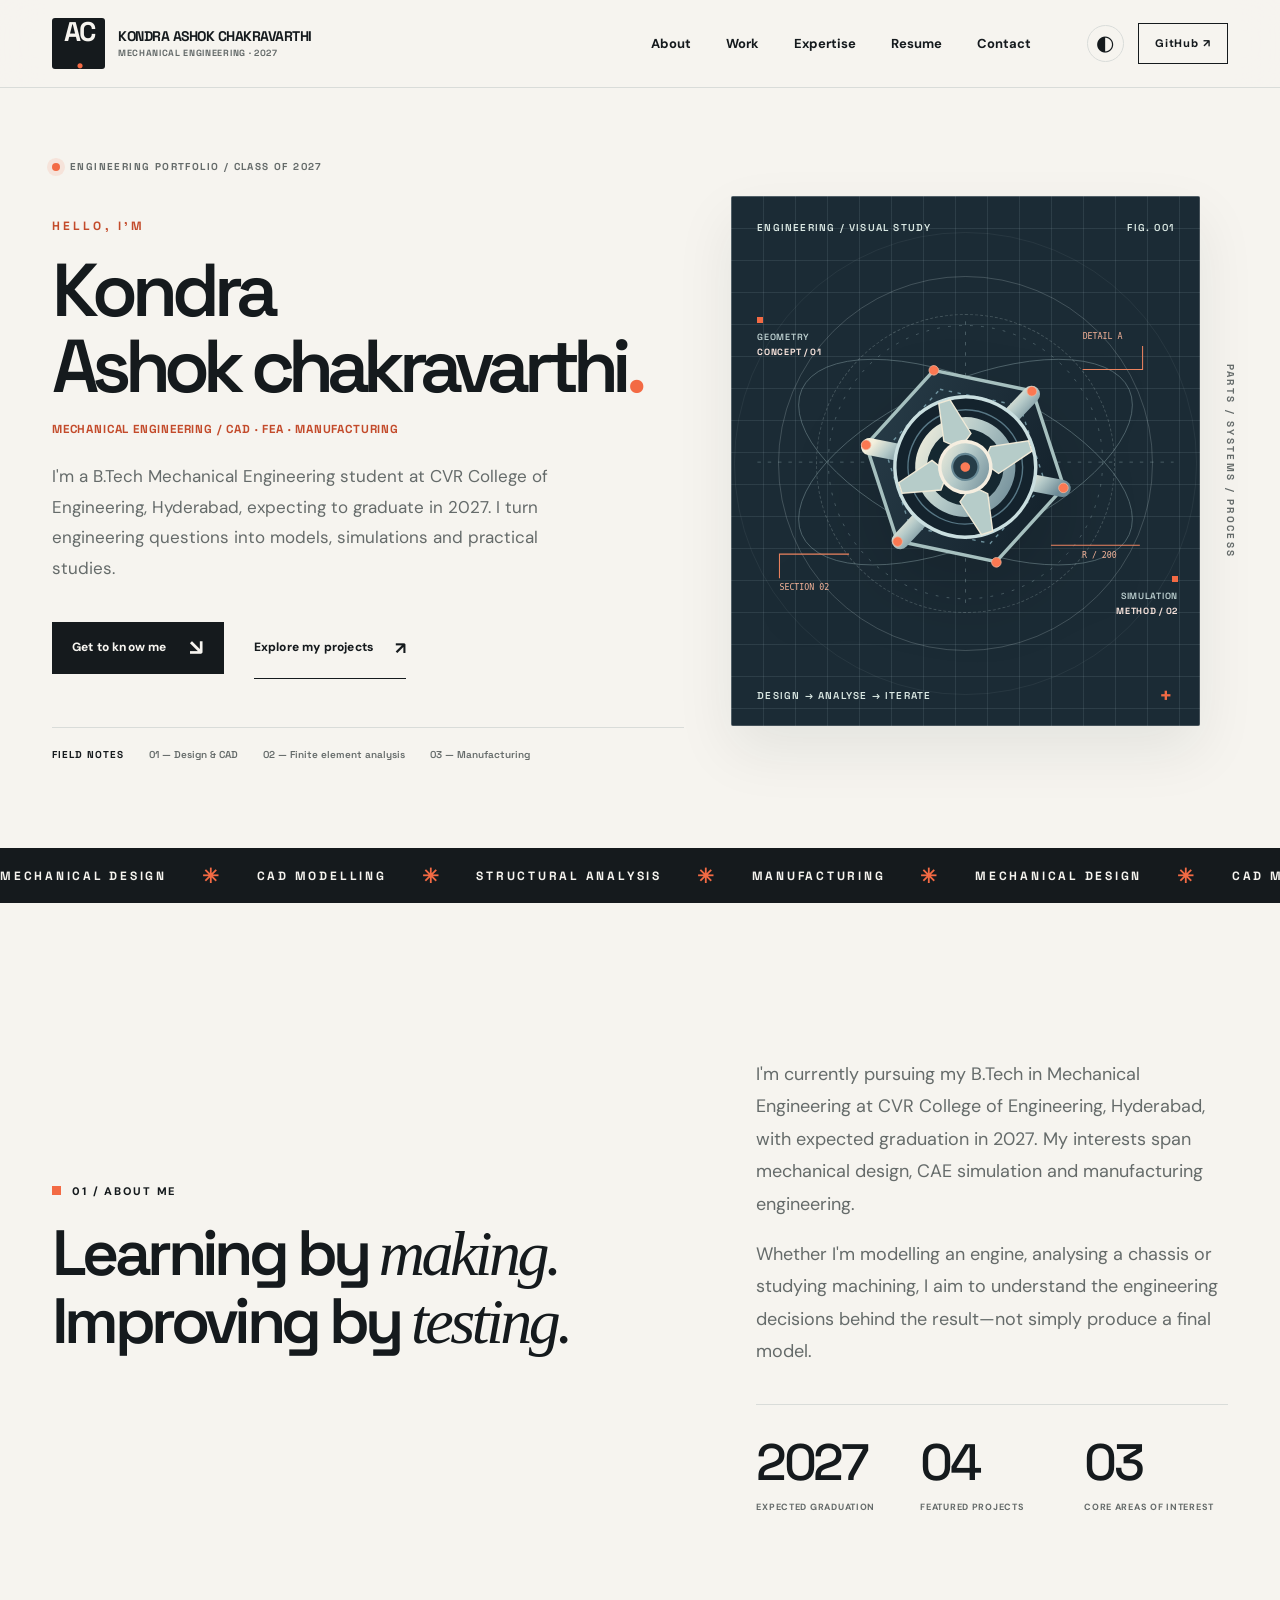
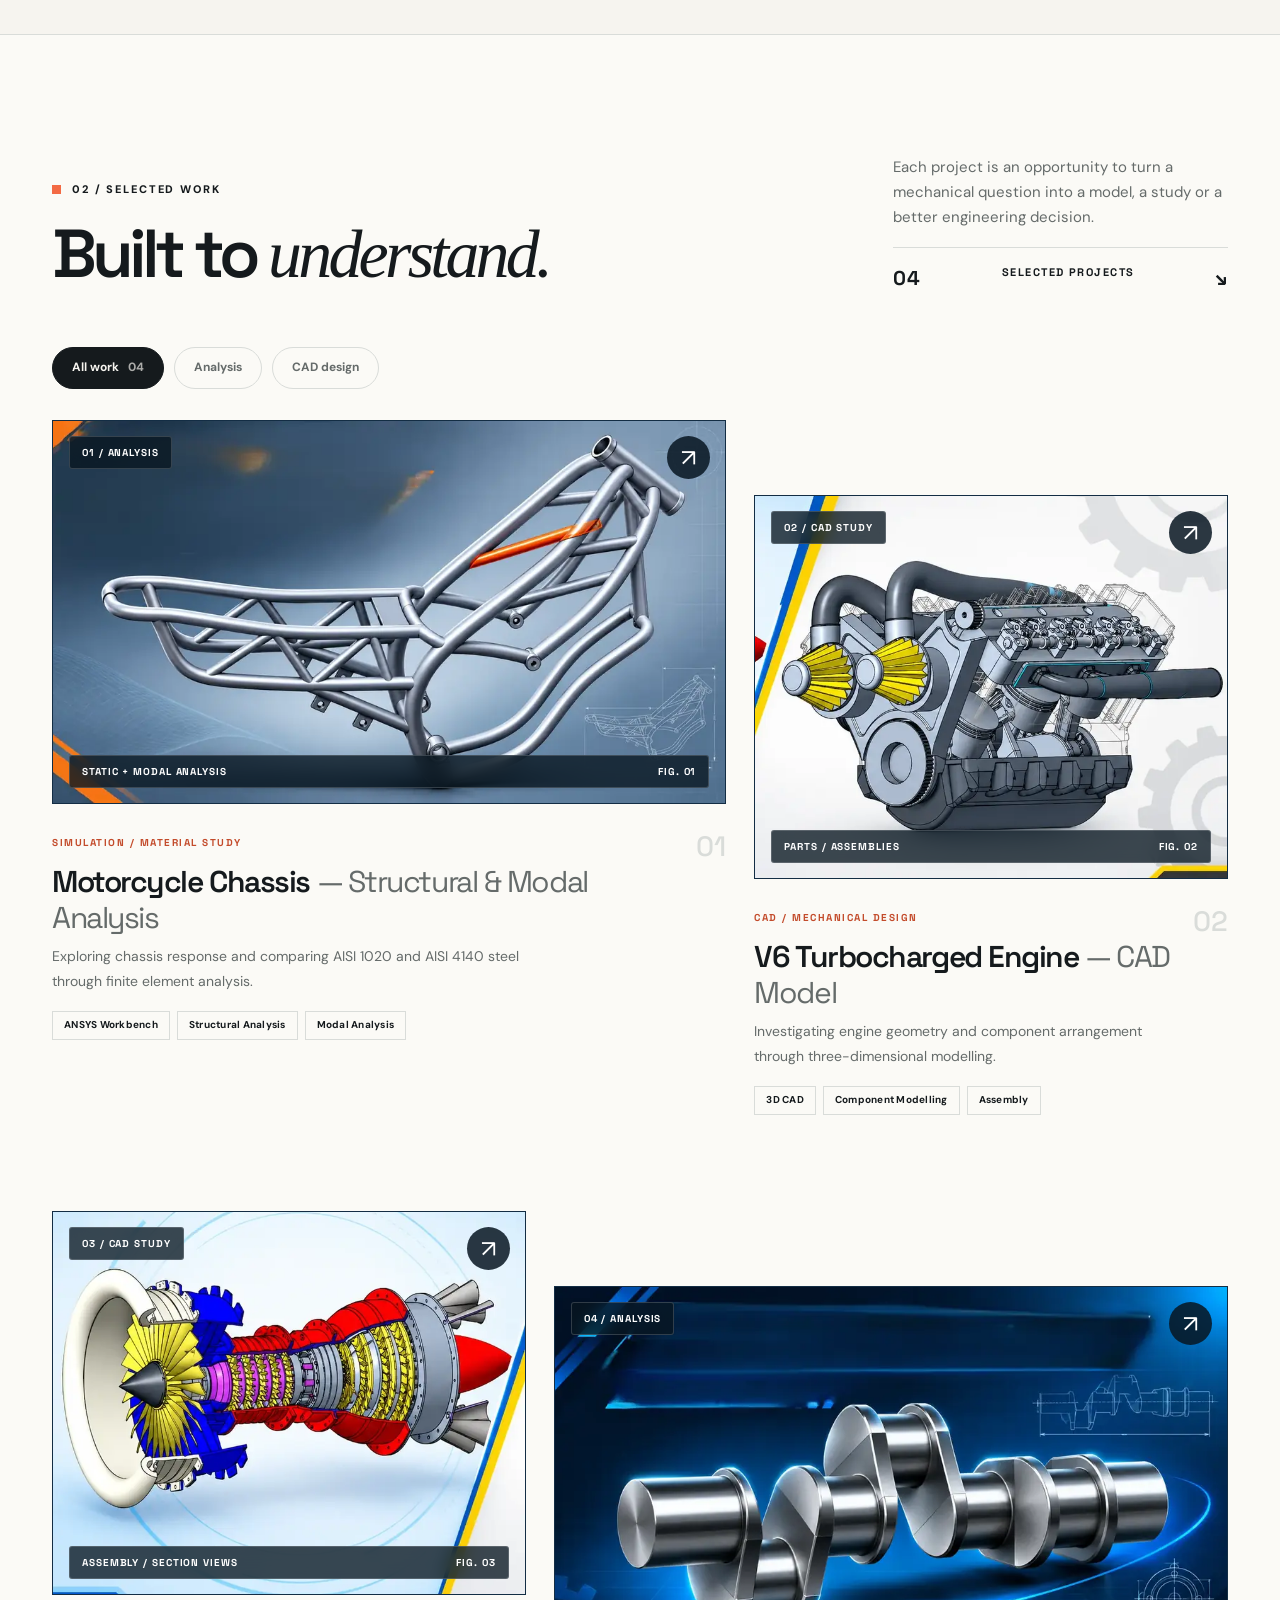
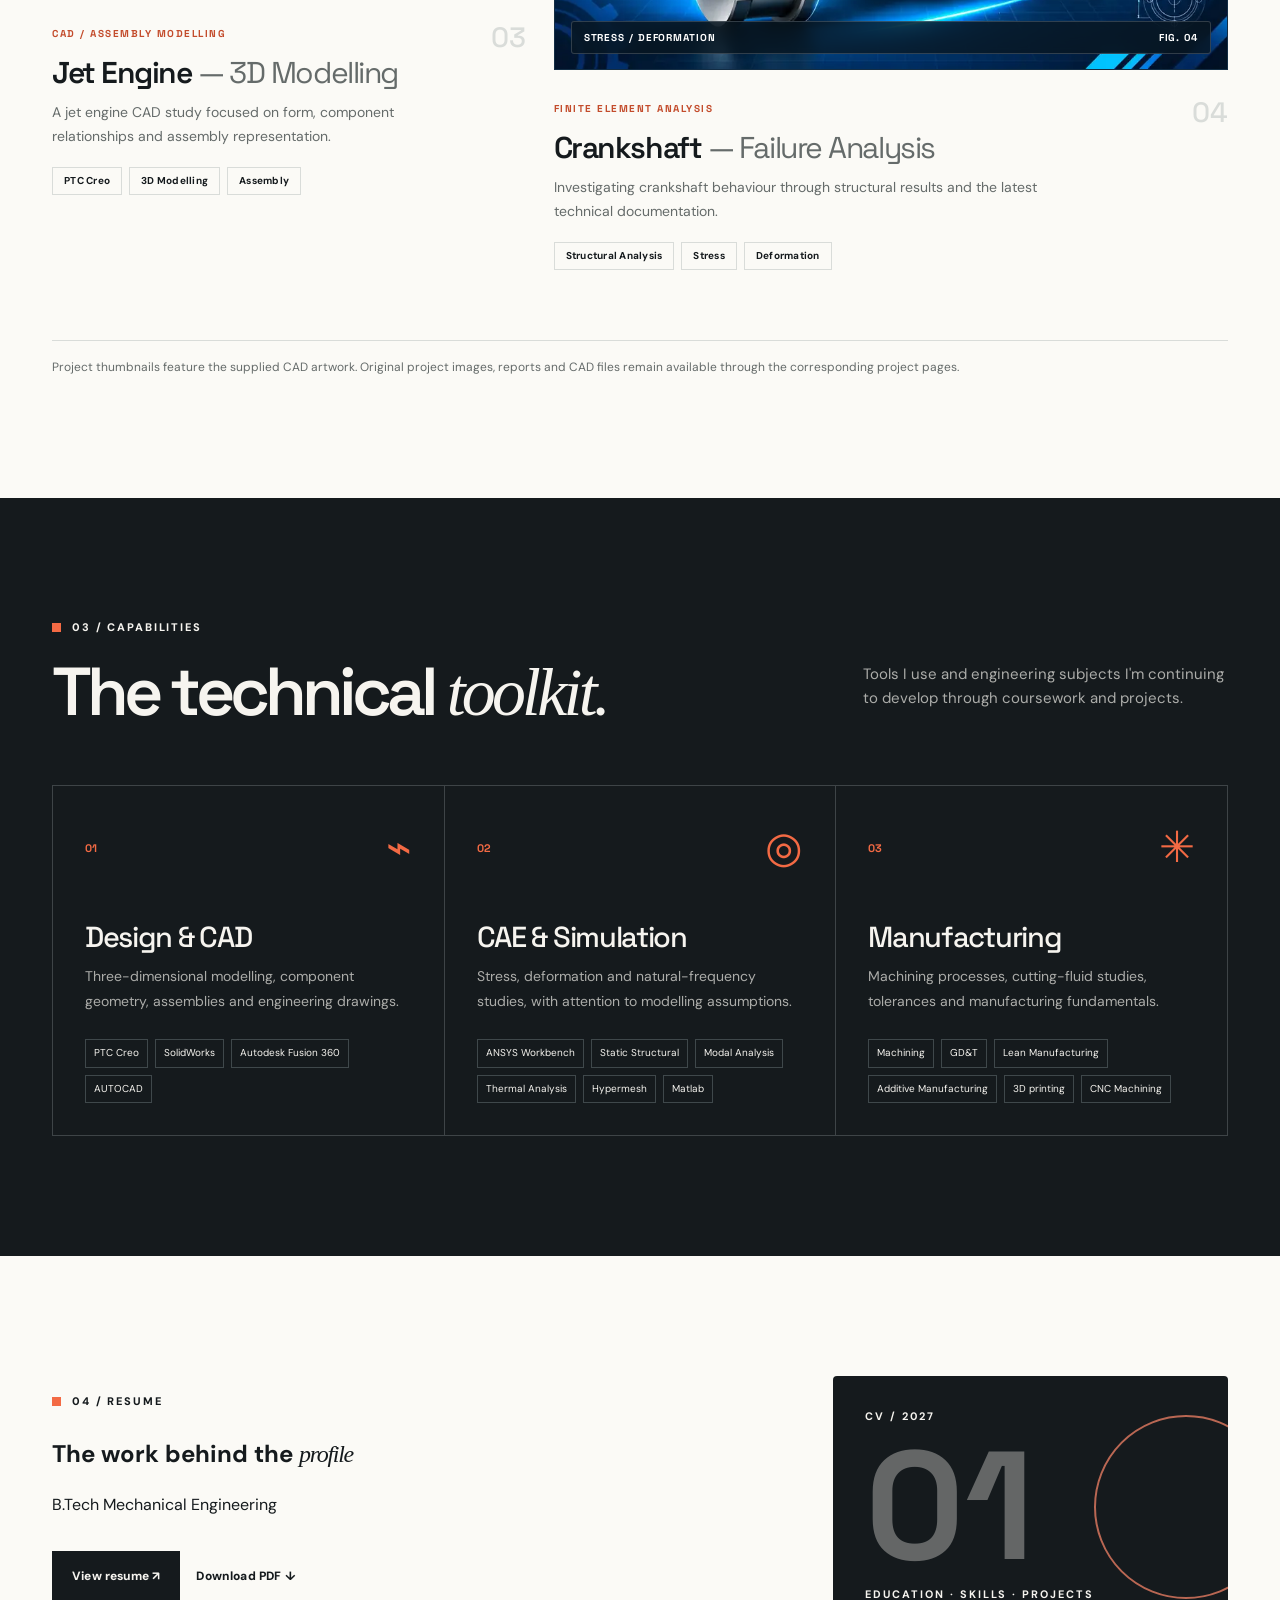
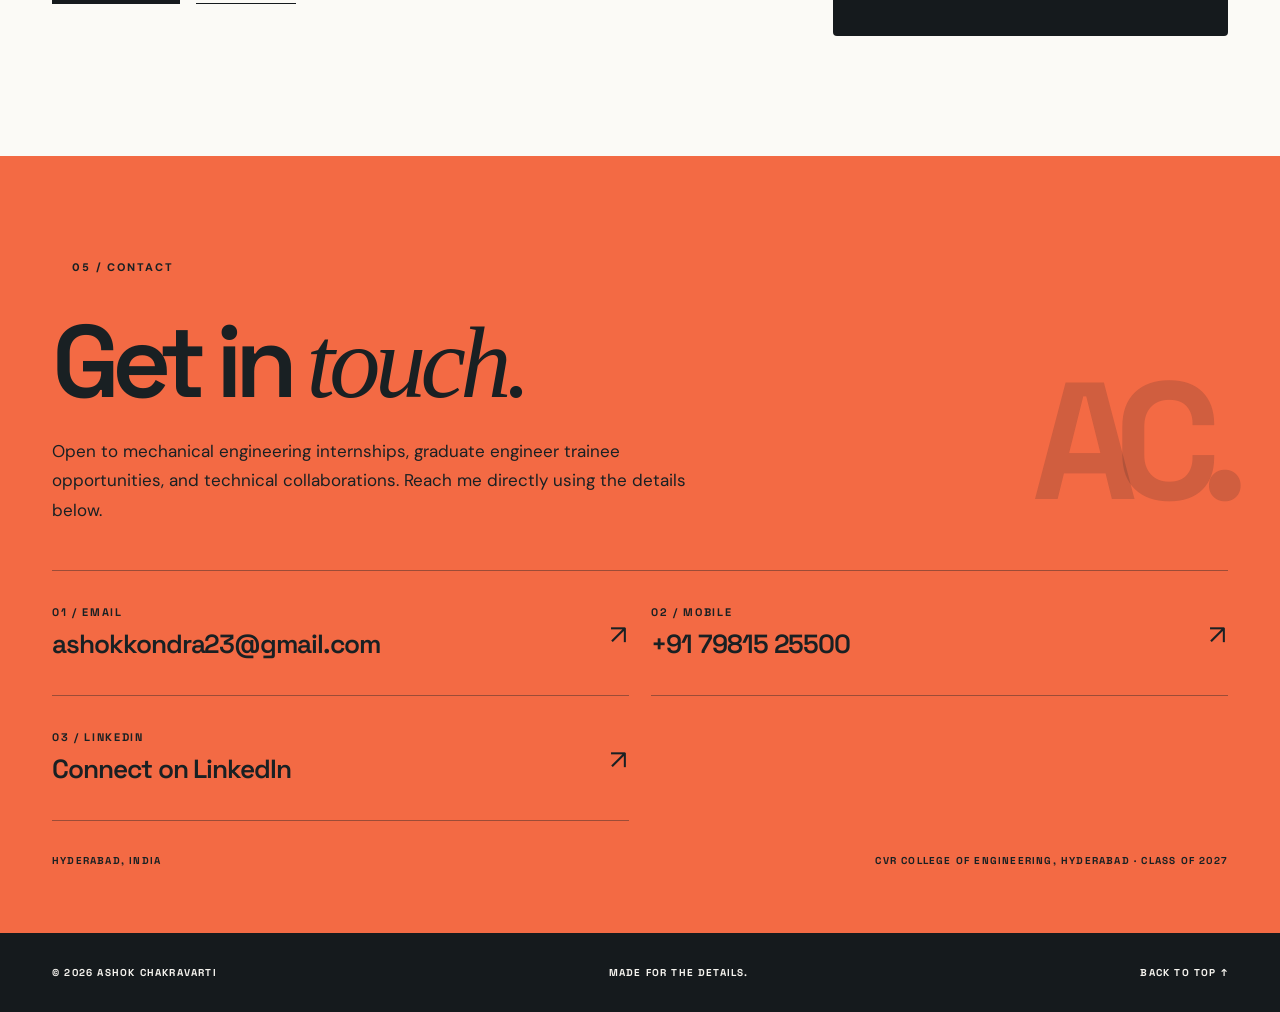
<file: index.html>
<!doctype html>
<html lang="en">
<head>
  <meta charset="utf-8">
  <meta name="viewport" content="width=device-width,initial-scale=1">
  <meta name="theme-color" content="#f6f4ef">
  <meta name="description" content="Engineering portfolio of Ashok Chakravarti — CAD modelling, structural analysis and mechanical design. B.Tech Mechanical Engineering student, graduating in 2027.">
  <title>Ashok Chakravarti — Mechanical Design & Analysis</title>
  <link rel="icon" href="assets/favicon.svg" type="image/svg+xml">
  <link rel="preconnect" href="https://fonts.googleapis.com">
  <link rel="preconnect" href="https://fonts.gstatic.com" crossorigin>
  <link href="https://fonts.googleapis.com/css2?family=DM+Sans:wght@400;500;600;700&family=Space+Grotesk:wght@400;500;600;700&display=swap" rel="stylesheet">
  <link rel="stylesheet" href="style.css">
  <script src="script.js" defer></script>
  <script src="cms-content.js" defer></script>
</head>
<body>
  <a class="skip-link" href="#main">Skip to content</a>
  <div class="scroll-progress" aria-hidden="true"></div>
  <header class="site-header" id="top">
    <div class="shell navbar">
      <a href="index.html#main" class="brand" aria-label="Ashok Chakravarti — portfolio homepage"><span class="brand-monogram" aria-hidden="true">AC<span class="brand-dot">.</span></span><span class="brand-identity"><strong class="brand-name" id="brand-name">ASHOK CHAKRAVARTI</strong><span class="brand-title" id="brand-title">MECHANICAL ENGINEERING · 2027</span></span></a>
      <nav class="main-nav" id="primary-nav" aria-label="Main navigation">
        <a href="#about">About</a><a href="#work">Work</a><a href="#capabilities">Expertise</a><a href="#resume">Resume</a><a href="#contact">Contact</a>
      </nav>
      <div class="nav-utilities">
        <button class="theme-toggle" type="button" aria-label="Switch to dark mode" title="Toggle theme"><span class="theme-icon" aria-hidden="true">◐</span></button>
        <a href="https://github.com/Ashokkondra" class="nav-github" id="github-profile-link" target="_blank" rel="noopener noreferrer" aria-label="GitHub profile"><span class="github-label">GitHub</span><span class="github-short" aria-hidden="true">GH</span> <span aria-hidden="true">↗</span></a>
        <button class="menu-toggle" type="button" aria-label="Open menu" aria-controls="primary-nav" aria-expanded="false"><span></span><span></span></button>
      </div>
    </div>
  </header>
  <main id="main">
    <section class="hero shell" aria-labelledby="hero-title">
      <div class="hero-left">
        <div class="status-line" id="hero-status"><span class="status-pulse" aria-hidden="true"></span> ENGINEERING PORTFOLIO / CLASS OF 2027</div>
        <div class="hero-pretitle">HELLO, I'M</div>
        <h1 id="hero-title"><span class="hero-first-name" id="first-name">Ashok</span><br><span class="hero-last-name" id="last-name">Chakravarti<span class="hero-fullstop">.</span></span></h1>
        <p class="hero-role" id="hero-role">MECHANICAL ENGINEERING <span aria-hidden="true">/</span> CAD · FEA · MANUFACTURING</p>
        <p class="hero-summary" id="hero-summary">I'm a B.Tech Mechanical Engineering student at CVR College of Engineering, Hyderabad, expecting to graduate in 2027. I turn engineering questions into models, simulations and practical studies.</p>
        <div class="hero-buttons"><a class="button button-primary" href="#about">Get to know me <span aria-hidden="true">↘</span></a><a href="#work" class="button button-text">Explore my projects <span aria-hidden="true">↗</span></a></div>
        <div class="hero-bottom"><span class="hero-bottom-label">FIELD NOTES</span><span>01 — Design & CAD</span><span>02 — Finite element analysis</span><span>03 — Manufacturing</span></div>
      </div>
      <div class="hero-right" aria-label="Stylized technical illustration of mechanical engineering components">
        <div class="technical-card">
          <div class="technical-header"><span>ENGINEERING / VISUAL STUDY</span><span>FIG. 001</span></div>
          <div class="technical-illustration"><div class="technical-halo"></div><img src="assets/hero-mechanism.svg" alt="Illustrative technical drawing of an engineered rotating mechanism"></div>
          <div class="technical-note technical-note-a"><span class="note-dot"></span>GEOMETRY<br><strong>CONCEPT / 01</strong></div>
          <div class="technical-note technical-note-b"><span class="note-dot"></span>SIMULATION<br><strong>METHOD / 02</strong></div>
          <div class="technical-footer"><span>DESIGN → ANALYSE → ITERATE</span><span class="cross-mark">+</span></div>
        </div>
        <div class="hero-vertical">PARTS / SYSTEMS / PROCESS</div>
      </div>
    </section>
    <div class="ticker-outer" aria-hidden="true"><div class="ticker-track"><span>MECHANICAL DESIGN</span><i>✳</i><span>CAD MODELLING</span><i>✳</i><span>STRUCTURAL ANALYSIS</span><i>✳</i><span>MANUFACTURING</span><i>✳</i><span>MECHANICAL DESIGN</span><i>✳</i><span>CAD MODELLING</span><i>✳</i><span>STRUCTURAL ANALYSIS</span><i>✳</i><span>MANUFACTURING</span><i>✳</i></div></div>

    <section class="about-section section-pad" id="about"><div class="shell about-layout"><div class="about-lead reveal"><div class="eyebrow"><span class="square-mark"></span> 01 / ABOUT ME</div><h2>Learning by <span class="ital">making.</span><br>Improving by <span class="ital">testing.</span></h2></div><div class="about-copy reveal"><p id="about-para-one">I'm currently pursuing my <strong>B.Tech in Mechanical Engineering</strong> at <strong>CVR College of Engineering, Hyderabad</strong>, with expected graduation in <strong>2027</strong>. My interests span mechanical design, CAE simulation and manufacturing engineering.</p><p id="about-para-two">Whether I'm modelling an engine, analysing a chassis or studying machining, I aim to understand the engineering decisions behind the result—not simply produce a final model.</p><div class="about-labels"><div><b id="about-year">2027</b><span>EXPECTED GRADUATION</span></div><div><b id="about-project-count">04</b><span>FEATURED PROJECTS</span></div><div><b>03</b><span>CORE AREAS OF INTEREST</span></div></div></div></div></section>


    <section class="work-section section-pad" id="work">
      <div class="shell">
        <div class="section-head reveal"><div><div class="eyebrow"><span class="square-mark"></span> 02 / SELECTED WORK</div><h2>Built to <span class="ital">understand.</span></h2></div><div class="head-side"><p>Each project is an opportunity to turn a mechanical question into a model, a study or a better engineering decision.</p><span><span id="work-count">04</span> SELECTED PROJECTS <span aria-hidden="true">↘</span></span></div></div>
        <div class="filter-bar" aria-label="Filter projects"><button type="button" class="filter-chip active" data-filter="all" aria-pressed="true">All work <span id="all-filter-count">04</span></button><button type="button" class="filter-chip" data-filter="analysis" aria-pressed="false">Analysis</button><button type="button" class="filter-chip" data-filter="design" aria-pressed="false">CAD design</button></div>
        <div class="project-layout" id="project-list">
          <article class="project-card card-large reveal" data-category="analysis"><a class="project-art has-custom-thumbnail art-blue" href="project.html?id=motorcycle-chassis" aria-label="Explore motorcycle chassis project"><span class="art-serial">01 / FEA STUDY</span><div class="art-artwork"><img class="project-thumbnail" src="assets/motorcycle-chassis-cover.webp" alt="Motorcycle chassis CAD frame artwork" loading="lazy" decoding="async"></div><span class="art-corner">↗</span><span class="art-footer">STATIC + MODAL ANALYSIS <span>FIG. 01</span></span></a><div class="project-bottom"><div><span class="project-type">SIMULATION / MATERIAL STUDY</span><h3><a href="project.html?id=motorcycle-chassis">Motorcycle Chassis <span>— Structural & Modal Analysis</span></a></h3><p>Exploring chassis response and comparing AISI 1020 and AISI 4140 steel through finite element analysis.</p></div><span class="project-number">01</span></div><div class="micro-tags"><span>ANSYS Workbench</span><span>Structural Analysis</span><span>Modal Analysis</span></div></article>
          <article class="project-card card-small reveal" data-category="design"><a class="project-art has-custom-thumbnail art-peach" href="project.html?id=v6-turbo-engine" aria-label="Explore V6 turbocharged engine project"><span class="art-serial">02 / CAD STUDY</span><div class="art-artwork"><img class="project-thumbnail" src="assets/v6-turbo-engine-cover.webp" alt="V6 turbo engine CAD assembly artwork" loading="lazy" decoding="async"></div><span class="art-corner">↗</span><span class="art-footer">PARTS / ASSEMBLIES <span>FIG. 02</span></span></a><div class="project-bottom"><div><span class="project-type">CAD / MECHANICAL DESIGN</span><h3><a href="project.html?id=v6-turbo-engine">V6 Turbocharged Engine <span>— CAD Model</span></a></h3><p>Investigating engine geometry and component arrangement through three-dimensional modelling.</p></div><span class="project-number">02</span></div><div class="micro-tags"><span>3D CAD</span><span>Component Modelling</span><span>Assembly</span></div></article>
          <article class="project-card card-small reveal" data-category="design"><a class="project-art has-custom-thumbnail art-slate" href="project.html?id=jet-engine" aria-label="Explore jet engine project"><span class="art-serial">03 / CAD STUDY</span><div class="art-artwork"><img class="project-thumbnail" src="assets/jet-engine-cover.webp" alt="Jet engine exploded-view CAD artwork" loading="lazy" decoding="async"></div><span class="art-corner">↗</span><span class="art-footer">ASSEMBLY / SECTION VIEWS <span>FIG. 03</span></span></a><div class="project-bottom"><div><span class="project-type">CAD / ASSEMBLY MODELLING</span><h3><a href="project.html?id=jet-engine">Jet Engine <span>— 3D Modelling</span></a></h3><p>A jet engine CAD study focused on form, component relationships and assembly representation.</p></div><span class="project-number">03</span></div><div class="micro-tags"><span>PTC Creo</span><span>3D Modelling</span><span>Assembly</span></div></article>
          <article class="project-card card-large reveal" data-category="analysis"><a class="project-art has-custom-thumbnail art-sand" href="project.html?id=crankshaft-analysis" aria-label="Explore crankshaft failure analysis project"><span class="art-serial">04 / STRESS STUDY</span><div class="art-artwork"><img class="project-thumbnail" src="assets/crankshaft-analysis-cover.webp" alt="Crankshaft mechanical model artwork" loading="lazy" decoding="async"></div><span class="art-corner">↗</span><span class="art-footer">STRESS / DEFORMATION <span>FIG. 04</span></span></a><div class="project-bottom"><div><span class="project-type">FINITE ELEMENT ANALYSIS</span><h3><a href="project.html?id=crankshaft-analysis">Crankshaft <span>— Failure Analysis</span></a></h3><p>Investigating crankshaft behaviour through structural results and the latest technical documentation.</p></div><span class="project-number">04</span></div><div class="micro-tags"><span>Structural Analysis</span><span>Stress</span><span>Deformation</span></div></article>
        </div>
        <p class="works-footnote">Project thumbnails feature the supplied CAD artwork. Original project images, reports and CAD files remain available through the corresponding project pages.</p>
      </div>
    </section>

    <section class="skills-section section-pad" id="capabilities"><div class="shell"><div class="section-head reveal"><div><div class="eyebrow"><span class="square-mark"></span> 03 / CAPABILITIES</div><h2>The technical <span class="ital">toolkit.</span></h2></div><p class="head-side-text">Tools I use and engineering subjects I'm continuing to develop through coursework and projects.</p></div><div class="capability-grid" id="capability-grid"><div class="capability-card reveal"><span class="cap-icon">01 <span>⌁</span></span><h3>Design & CAD</h3><p>Three-dimensional modelling, component geometry, assemblies and engineering drawings.</p><div class="cap-tools"><span>PTC Creo</span><span>SolidWorks</span><span>3D CAD</span></div></div><div class="capability-card reveal"><span class="cap-icon">02 <span>◎</span></span><h3>CAE & Simulation</h3><p>Stress, deformation and natural-frequency studies, with attention to modelling assumptions.</p><div class="cap-tools"><span>ANSYS Workbench</span><span>Static Structural</span><span>Modal Analysis</span></div></div><div class="capability-card reveal"><span class="cap-icon">03 <span>✳</span></span><h3>Manufacturing</h3><p>Machining processes, cutting-fluid studies, tolerances and manufacturing fundamentals.</p><div class="cap-tools"><span>Machining</span><span>GD&T</span><span>MATLAB (learning)</span></div></div></div></div></section>

    <section class="resume-section section-pad" id="resume" aria-labelledby="resume-heading">
      <div class="shell resume-layout reveal">
        <div class="resume-copy">
          <div class="eyebrow"><span class="square-mark"></span> 04 / RESUME</div>
          <h2 id="resume-heading">The work behind <span class="ital">the profile.</span></h2>
          <p id="resume-description">B.Tech Mechanical Engineering · Class of 2027</p>
          <div class="resume-actions" id="resume-actions" hidden>
            <a class="button button-primary" id="resume-view" target="_blank" rel="noopener noreferrer" href="#resume">View resume ↗</a>
            <a class="button button-text" id="resume-download" download href="#resume">Download PDF ↓</a>
          </div>
          <p id="resume-empty" class="resume-empty">Resume PDF will be available here once uploaded.</p>
        </div>
        <div class="resume-art" aria-hidden="true"><span>CV / 2027</span><strong>01</strong><span>EDUCATION · SKILLS · PROJECTS</span></div>
      </div>
    </section>
    <section class="contact-section" id="contact" aria-labelledby="contact-title">
      <div class="shell contact-inner reveal">
        <div class="eyebrow"><span class="square-mark"></span> 05 / CONTACT</div>
        <div class="contact-intro">
          <div>
            <h2 id="contact-title">Get in <span class="ital">touch.</span></h2>
            <p id="contact-introduction">Open to mechanical engineering internships, graduate engineer trainee opportunities, and technical collaborations. Reach me directly using the details below.</p>
          </div>
          <span class="contact-watermark" aria-hidden="true">AC.</span>
        </div>
        <div class="contact-methods" aria-label="Contact details">
          <a class="contact-method" id="contact-email" href="mailto:ashokkondra23@gmail.com">
            <span class="contact-method-label">01 / EMAIL</span>
            <span class="contact-method-value" id="contact-email-text">ashokkondra23@gmail.com</span>
            <span class="contact-method-action" aria-hidden="true">↗</span>
          </a>
          <a class="contact-method" id="contact-phone" href="tel:+917981525500">
            <span class="contact-method-label">02 / MOBILE</span>
            <span class="contact-method-value" id="contact-phone-text">+91 79815 25500</span>
            <span class="contact-method-action" aria-hidden="true">↗</span>
          </a>
          <!-- LinkedIn appears automatically when set in Pages CMS. -->
          <a class="contact-method" id="linkedin-contact" href="#contact" hidden target="_blank" rel="noopener noreferrer">
            <span class="contact-method-label">03 / LINKEDIN</span>
            <span class="contact-method-value">Connect on LinkedIn</span>
            <span class="contact-method-action" aria-hidden="true">↗</span>
          </a>
        </div>
        <div class="contact-meta"><span id="contact-location">HYDERABAD, INDIA</span><span id="contact-education">CVR COLLEGE OF ENGINEERING · CLASS OF 2027</span></div>
      </div>
    </section>
  </main>
  <footer class="footer"><div class="shell footer-grid"><span>© <span id="year">2026</span> ASHOK CHAKRAVARTI</span><span>MADE FOR THE DETAILS.</span><button type="button" class="back-to-top" aria-label="Scroll back to top of page">BACK TO TOP ↑</button></div></footer>
</body>
</html>
</file>
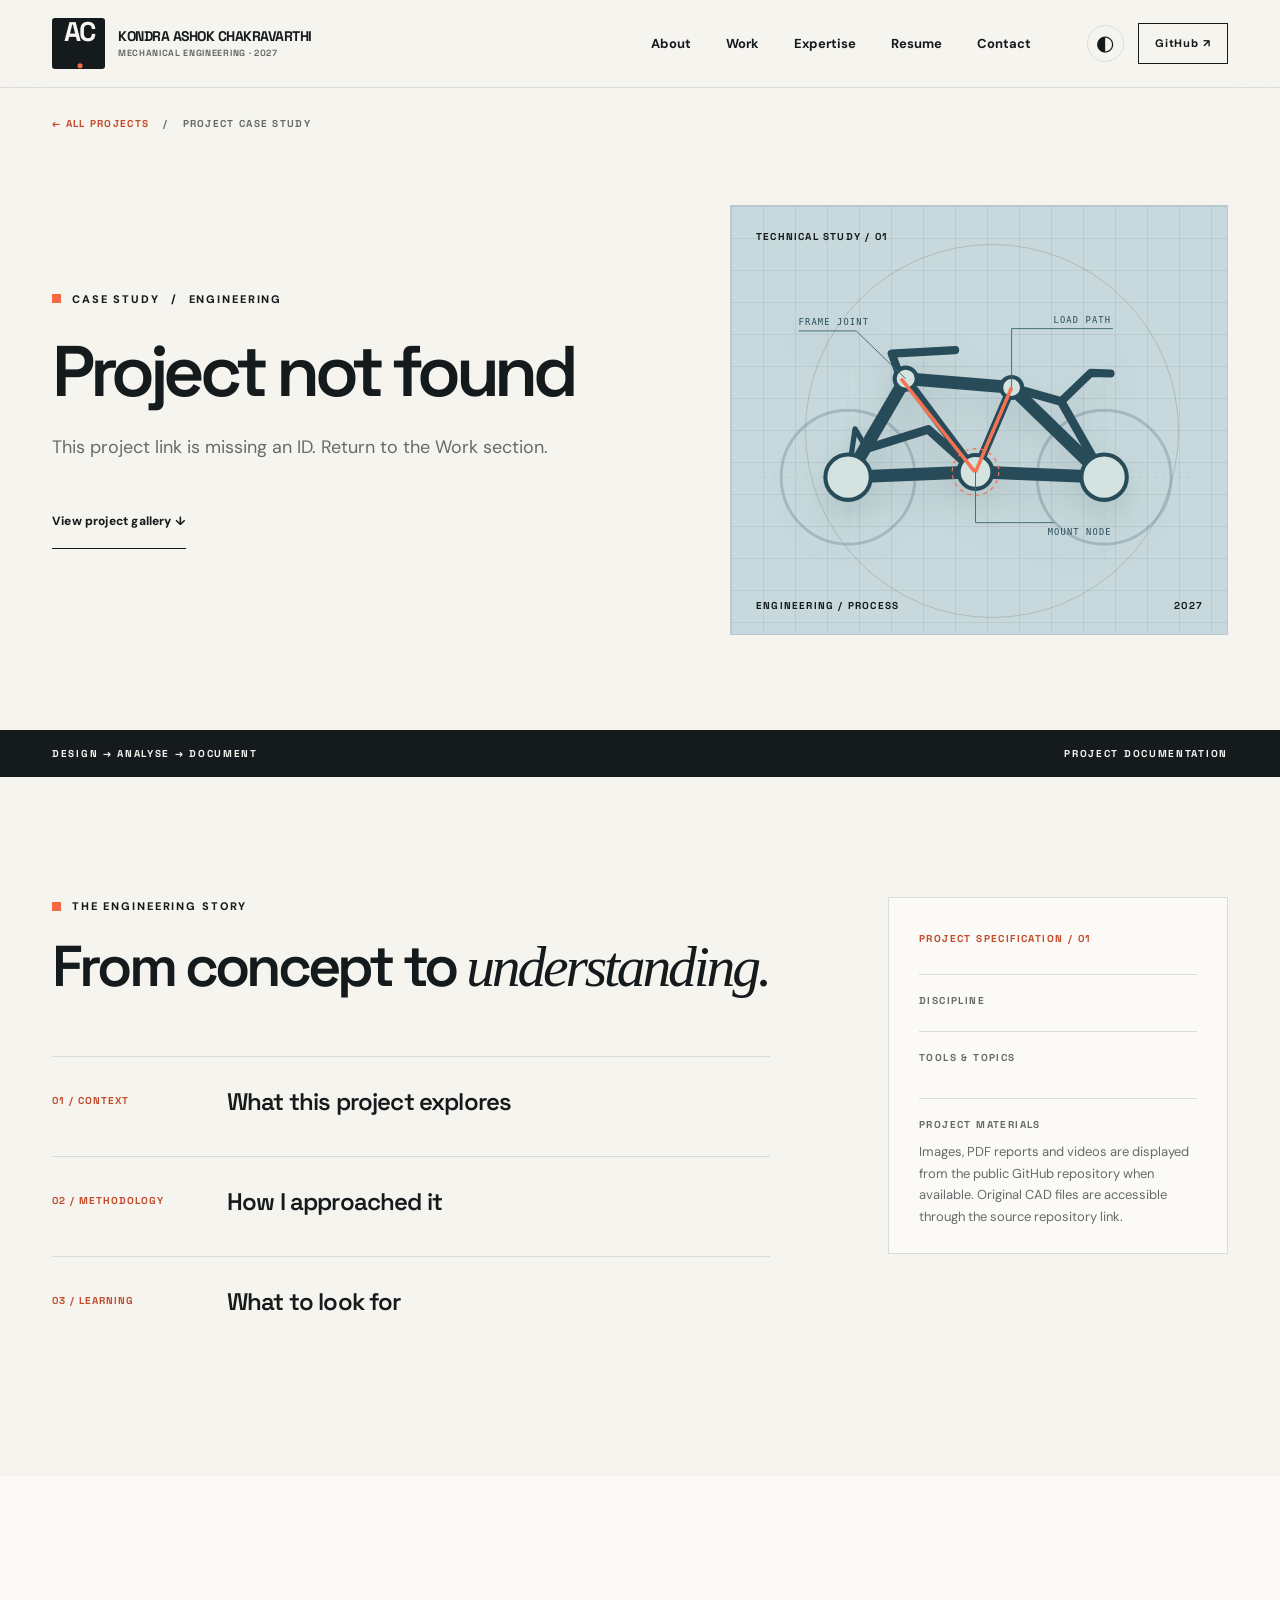
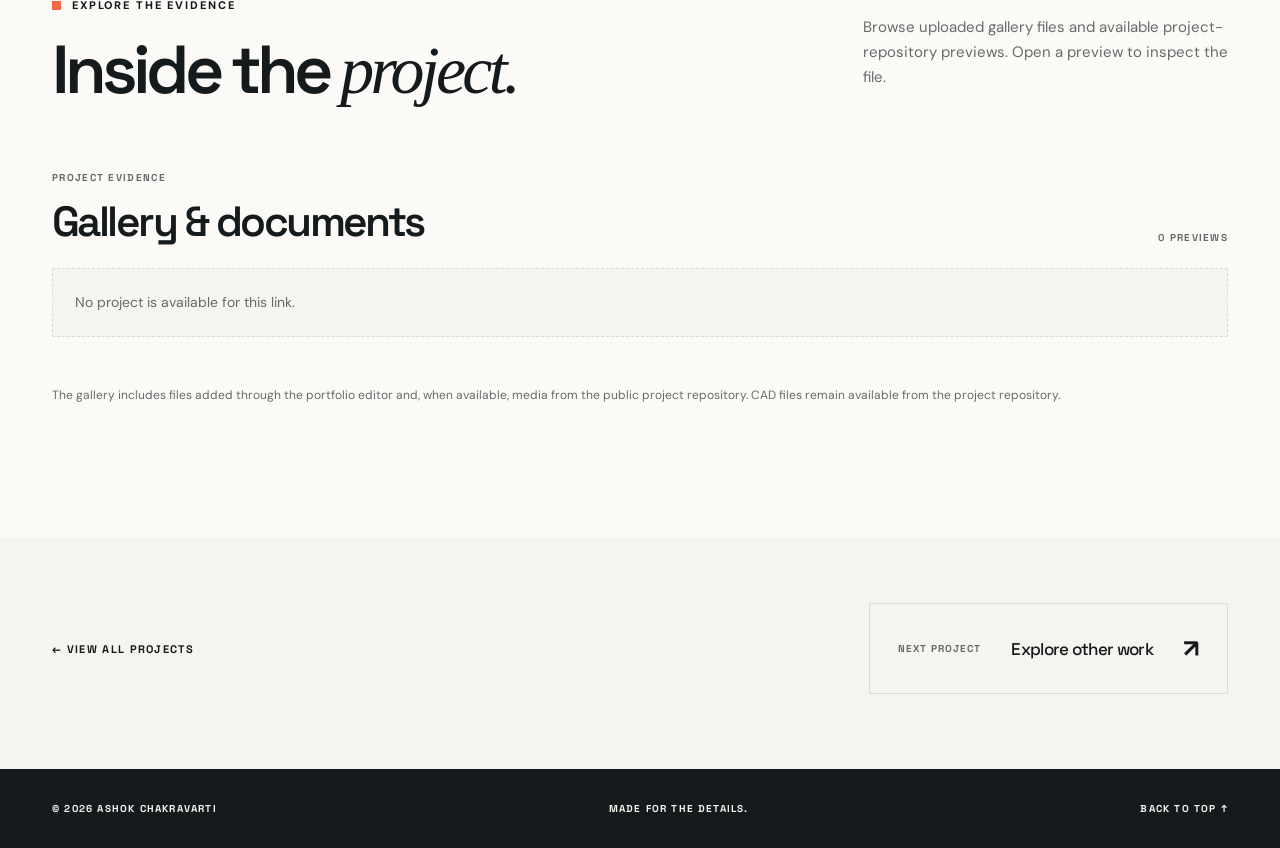
<file: project.html>
<!doctype html>
<html lang="en">
<head>
  <meta charset="utf-8"><meta name="viewport" content="width=device-width,initial-scale=1">
  <meta name="theme-color" content="#f6f4ef">
  <meta name="description" content="Mechanical engineering project case study with images, PDFs and video previews.">
  <title>Project / Ashok Chakravarti</title>
  <link rel="icon" href="assets/favicon.svg" type="image/svg+xml">
  <link rel="preconnect" href="https://fonts.googleapis.com"><link rel="preconnect" href="https://fonts.gstatic.com" crossorigin>
  <link href="https://fonts.googleapis.com/css2?family=DM+Sans:wght@400;500;600;700&family=Space+Grotesk:wght@400;500;600;700&display=swap" rel="stylesheet">
  <link rel="stylesheet" href="style.css"><link rel="stylesheet" href="project.css">
  <script src="script.js" defer></script><script src="cms-content.js" defer></script><script src="project-3d.js" defer></script><script src="project.js" defer></script>
</head>
<body class="project-page">
  <a class="skip-link" href="#main">Skip to content</a><div class="scroll-progress" aria-hidden="true"></div>
  <header class="site-header" id="top"><div class="shell navbar"><a href="index.html#main" class="brand" aria-label="Ashok Chakravarti — portfolio homepage"><span class="brand-monogram" aria-hidden="true">AC<span class="brand-dot">.</span></span><span class="brand-identity"><strong class="brand-name" id="brand-name">ASHOK CHAKRAVARTI</strong><span class="brand-title" id="brand-title">MECHANICAL ENGINEERING · 2027</span></span></a><nav class="main-nav" id="primary-nav" aria-label="Main navigation"><a href="index.html#about">About</a><a href="index.html#work">Work</a><a href="index.html#capabilities">Expertise</a><a href="index.html#resume">Resume</a><a href="index.html#contact">Contact</a></nav><div class="nav-utilities"><button class="theme-toggle" type="button" aria-label="Switch to dark mode" title="Toggle theme"><span class="theme-icon" aria-hidden="true">◐</span></button><a class="nav-github" id="github-profile-link" href="https://github.com/Ashokkondra" target="_blank" rel="noopener noreferrer" aria-label="GitHub profile"><span class="github-label">GitHub</span><span class="github-short" aria-hidden="true">GH</span> <span aria-hidden="true">↗</span></a><button class="menu-toggle" type="button" aria-label="Open menu" aria-controls="primary-nav" aria-expanded="false"><span></span><span></span></button></div></div></header>
  <main id="main">
    <div class="shell project-breadcrumb"><a href="index.html#work">← ALL PROJECTS</a><span>/</span><span id="breadcrumb-name">PROJECT CASE STUDY</span></div>
    <section class="case-hero shell"><div class="case-copy"><div class="eyebrow"><span class="square-mark"></span> <span id="project-counter">CASE STUDY</span> / <span id="category">ENGINEERING</span></div><h1 id="project-title">Loading project...</h1><p class="case-subhead" id="summary"></p><div class="case-actions"><a class="button button-primary" id="repo-link" href="https://github.com/Ashokkondra" target="_blank" rel="noopener noreferrer">Explore source repository ↗</a><a class="button button-text" href="#project-evidence">View project gallery ↓</a></div></div><div class="case-art art-blue" id="case-art"><span class="art-serial">TECHNICAL STUDY / <span id="art-index">01</span></span><img id="case-illustration" src="assets/chassis.svg" alt="Illustrative technical drawing"><img id="case-repo-photo" class="repo-photo" alt="Original project image" hidden><span class="art-footer" id="case-art-footer">ENGINEERING / PROCESS <span>2027</span></span></div></section>
    <div class="case-stripe"><div class="shell"><span>DESIGN → ANALYSE → DOCUMENT</span><span id="case-repo-name">PROJECT DOCUMENTATION</span></div></div>
    <section class="shell case-insights section-pad"><div class="case-main"><div class="eyebrow"><span class="square-mark"></span> THE ENGINEERING STORY</div><h2>From concept to <span class="ital">understanding.</span></h2><div class="insight-block"><span class="insight-number">01 / CONTEXT</span><h3>What this project explores</h3><p id="overview"></p></div><div class="insight-block"><span class="insight-number">02 / METHODOLOGY</span><h3>How I approached it</h3><p id="approach"></p></div><div class="insight-block"><span class="insight-number">03 / LEARNING</span><h3>What to look for</h3><p id="takeaway"></p></div></div><aside class="case-aside"><span class="aside-top">PROJECT SPECIFICATION / <span id="spec-index">01</span></span><div class="spec-block"><span>DISCIPLINE</span><strong id="discipline"></strong></div><div class="spec-block"><span>TOOLS & TOPICS</span><div class="micro-tags" id="tools"></div></div><div class="spec-block"><span>PROJECT MATERIALS</span><p>Images, PDF reports and videos are displayed from the public GitHub repository when available. Original CAD files are accessible through the source repository link.</p></div></aside></section>

    <section class="interactive-model-section section-pad" id="interactive-model" aria-labelledby="interactive-model-heading" hidden>
      <div class="shell">
        <div class="section-head"><div><div class="eyebrow"><span class="square-mark"></span> INTERACTIVE ENGINEERING MODEL</div><h2 id="interactive-model-heading">Explore it <span class="ital">in 3D.</span></h2></div><p class="head-side-text">Inspect the actual CAD geometry in your browser. Rotate, zoom, and explore the model.</p></div>
        <div class="model-viewer-layout">
          <div class="model-stage" id="model-stage">
            <div class="model-cover" id="model-cover">
              <span class="model-glyph" aria-hidden="true">⌗</span>
              <strong>3D engineering model</strong>
              <p>Load the model to inspect its geometry interactively.</p>
              <button class="button button-primary" type="button" id="model-load-button">Load interactive model ↗</button>
            </div>
            <div class="model-canvas" id="model-canvas"></div>
            <p class="model-status" id="model-status" role="status" aria-live="polite" hidden></p>
          </div>
          <aside class="model-sidebar">
            <span class="section-overline">3D MODEL / INTERACTIVE</span>
            <h3 id="model-title">Engineering model</h3>
            <p class="model-caption" id="model-caption">Drag to rotate and scroll or pinch to zoom.</p>
            <div class="model-instructions"><span>01 / DRAG TO ROTATE</span><span>02 / SCROLL OR PINCH TO ZOOM</span><span>03 / INSPECT DETAILS</span></div>
            <div class="model-button-row">
              <button type="button" id="model-autorotate" disabled aria-pressed="false">Start rotation</button>
              <button type="button" id="model-reset" disabled>Reset view</button>
              <button type="button" id="model-fullscreen" disabled>Fullscreen</button>
            </div>
            <div class="model-file-links">
              <a id="model-download" target="_blank" rel="noopener noreferrer" href="#" hidden>Download 3D GLB ↗</a>
            </div>
            <p class="model-disclaimer">The 3D preview shows exported geometry. Technical results and specifications should be read from the project documentation.</p>
          </aside>
        </div>
      </div>
    </section>
    <section class="repo-showcase section-pad" id="project-evidence"><div class="shell"><div class="section-head"><div><div class="eyebrow"><span class="square-mark"></span> EXPLORE THE EVIDENCE</div><h2>Inside the <span class="ital">project.</span></h2></div><p class="head-side-text">Browse uploaded gallery files and available project-repository previews. Open a preview to inspect the file.</p></div>
    <div class="repo-heading" id="gallery"><div><span class="section-overline">PROJECT EVIDENCE</span><h3>Gallery & documents</h3></div><span id="preview-count">LOADING</span></div>
    <div class="load-box" role="status" id="preview-status">Retrieving available previews from GitHub…</div><div class="preview-grid" id="previews"></div>
    <p class="repo-footnote">The gallery includes files added through the portfolio editor and, when available, media from the public project repository. CAD files remain available from the project repository.</p>
    </div></section>
    <section class="shell next-project"><a href="index.html#work" class="all-projects-link">← VIEW ALL PROJECTS</a><a id="next-project-link" href="index.html#work" class="next-project-button"><span>NEXT PROJECT</span><strong id="next-project-name">Explore other work</strong><b aria-hidden="true">↗</b></a></section>
  </main><footer class="footer"><div class="shell footer-grid"><span>© <span id="year">2026</span> ASHOK CHAKRAVARTI</span><span>MADE FOR THE DETAILS.</span><button type="button" class="back-to-top" aria-label="Scroll back to top of page">BACK TO TOP ↑</button></div></footer>
  <dialog id="preview-dialog" class="preview-dialog" aria-label="Project file preview"><div class="modal-header"><span id="modal-title">PROJECT PREVIEW</span><button type="button" id="modal-close" aria-label="Close preview">✕</button></div><div id="modal-body" class="modal-body"></div><div class="modal-footer"><a id="modal-original" target="_blank" rel="noopener noreferrer">OPEN ORIGINAL ↗</a><span>PRESS ESC TO CLOSE</span></div></dialog>
</body></html>
</file>
<file: style.css>
/* Creative mechanical portfolio — static, responsive and GitHub Pages friendly */
:root{color-scheme:light;--bg:#f6f4ef;--paper:#fbfaf6;--ink:#151a1d;--muted:#656b6a;--line:#d9dcd9;--accent:#f36a44;--accent-ink:#c34b2b;--blue:#cddfe1;--blue-dark:#263c4b;--sand:#e6d7b9;--peach:#f0d8c8;--slate:#293b43;--card:#fff;--nav:rgba(246,244,239,.92);--shadow:0 24px 60px rgba(18,35,40,.08)}
:root[data-theme="dark"]{color-scheme:dark;--bg:#131b20;--paper:#1d272d;--ink:#f5f1e7;--muted:#aebcbb;--line:#394449;--accent:#ff8866;--accent-ink:#ff987a;--blue:#344c56;--blue-dark:#c7dfe4;--sand:#554936;--peach:#4a3832;--slate:#283f4a;--card:#1d272d;--nav:rgba(19,27,32,.93);--shadow:0 24px 60px rgba(0,0,0,.19)}
*{box-sizing:border-box}html{scroll-behavior:smooth;scroll-padding-top:100px}body{margin:0;background:var(--bg);color:var(--ink);font:400 16px/1.65 'DM Sans',sans-serif;-webkit-font-smoothing:antialiased}img{max-width:100%}a{color:inherit;text-decoration:none}button,input{font:inherit}button{cursor:pointer}button:focus-visible,a:focus-visible,input:focus-visible{outline:3px solid var(--accent);outline-offset:4px}h1,h2,h3,h4,p{margin-top:0}.shell{width:min(1340px,calc(100% - 104px));margin-inline:auto}.sr-only{position:absolute;width:1px;height:1px;overflow:hidden;clip:rect(0,0,0,0);white-space:nowrap}.skip-link{position:fixed;z-index:100;top:-100px;left:20px;background:var(--ink);color:var(--bg);padding:10px 18px}.skip-link:focus{top:12px}.scroll-progress{position:fixed;top:0;left:0;z-index:60;width:0;height:3px;background:var(--accent)}
.site-header{height:88px;position:sticky;top:0;z-index:50;background:var(--nav);backdrop-filter:blur(20px);border-bottom:1px solid var(--line)}.navbar{height:100%;display:flex;align-items:center;justify-content:space-between;gap:20px}.brand{display:flex;align-items:center;gap:15px}.brand-monogram{font-family:'Space Grotesk',sans-serif;font-size:29px;line-height:1;font-weight:700;letter-spacing:-2.5px}.brand-dot{color:var(--accent)}.brand-label{font-size:9px;line-height:1.45;letter-spacing:.15em;font-weight:700}.main-nav{display:flex;gap:35px;margin-left:auto;margin-right:36px}.main-nav a{font-size:13px;font-weight:700;transition:color .2s}.main-nav a:hover{color:var(--accent-ink)}.nav-utilities{display:flex;align-items:center;gap:14px}.theme-toggle{border:1px solid var(--line);height:37px;width:37px;display:grid;place-items:center;background:transparent;border-radius:50%;color:var(--ink);transition:transform .2s,background .2s}.theme-toggle:hover{transform:rotate(25deg);background:var(--paper)}.theme-icon{font-size:21px;line-height:1}.nav-github{font-size:11px;letter-spacing:.08em;font-weight:800;border:1px solid var(--ink);padding:10px 16px;white-space:nowrap}.nav-github:hover{color:var(--bg);background:var(--ink)}.menu-toggle{display:none;flex-direction:column;justify-content:center;gap:6px;width:36px;height:38px;background:none;border:none;padding:6px}.menu-toggle span{height:2px;background:var(--ink);width:22px;display:block}
.eyebrow{display:flex;align-items:center;gap:11px;font-size:11px;letter-spacing:.17em;font-weight:800;text-transform:uppercase}.square-mark{display:inline-block;height:9px;width:9px;background:var(--accent);flex:0 0 auto}.ital{font-weight:400;font-style:italic;font-family:Georgia,serif;letter-spacing:-.055em}.section-pad{padding-block:120px}.section-head{display:flex;justify-content:space-between;align-items:end;gap:55px;margin-bottom:56px}.section-head h2,.about-lead h2{font-family:'Space Grotesk',sans-serif;font-size:clamp(46px,5.3vw,83px);line-height:1.06;letter-spacing:-.072em;font-weight:600;margin:20px 0 0}.head-side{max-width:335px}.head-side p,.head-side-text{font-size:15px;color:var(--muted);max-width:365px;margin:0 0 18px}.head-side>span{font:700 11px 'Space Grotesk',sans-serif;letter-spacing:.13em;display:flex;justify-content:space-between;border-top:1px solid var(--line);padding-top:17px}.head-side>span span{font-size:20px}.button{display:inline-flex;align-items:center;justify-content:space-between;gap:22px;min-height:52px;font-size:12px;font-weight:800;letter-spacing:.015em;padding:16px 20px;transition:transform .2s,background .2s,color .2s}.button:hover{transform:translateY(-3px)}.button-primary{background:var(--ink);color:var(--bg)}.button-primary:hover{background:var(--accent);color:#171b1e}.button-primary span{font-size:22px;line-height:0}.button-text{border-bottom:1px solid var(--ink);padding-inline:0;min-height:47px}.button-text span{font-size:17px}
.hero{min-height:min(760px,calc(100svh - 88px));display:grid;grid-template-columns:minmax(0,1.12fr) minmax(0,.88fr);gap:4%;align-items:center;padding-top:50px;padding-bottom:65px}.hero-left{display:flex;flex-direction:column;align-items:flex-start;min-width:0}.status-line{font:700 10px/1.4 'Space Grotesk',sans-serif;letter-spacing:.14em;display:flex;gap:10px;align-items:center;color:var(--muted);white-space:nowrap}.status-pulse{height:8px;width:8px;background:var(--accent);border-radius:50%;box-shadow:0 0 0 5px rgba(243,106,68,.12)}.hero h1{font:600 clamp(55px,5.75vw,102px)/1.045 'Space Grotesk',sans-serif;letter-spacing:-.086em;margin:34px 0 29px;max-width:950px}.line-outline{color:transparent;-webkit-text-stroke:1.7px var(--ink);paint-order:stroke fill}.line-accent{color:var(--accent-ink)}.period{color:var(--ink)}.hero-summary{max-width:480px;color:var(--muted);font-size:17px;line-height:1.8}.hero-summary strong{color:var(--ink)}.hero-summary em{font-style:normal;color:var(--ink)}.hero-buttons{display:flex;align-items:center;gap:30px;margin-top:17px;flex-wrap:wrap}.hero-bottom{width:100%;display:flex;gap:25px;align-items:center;flex-wrap:wrap;border-top:1px solid var(--line);margin-top:67px;padding-top:20px;font:600 10px 'Space Grotesk',sans-serif;color:var(--muted)}.hero-bottom-label{font-weight:800;letter-spacing:.1em;color:var(--ink)}
.hero-right{position:relative;padding:13px 28px 12px 0}.technical-card{height:530px;position:relative;overflow:hidden;background:#1b2b35;color:#dbe9e4;border-radius:2px;box-shadow:var(--shadow);background-image:linear-gradient(to right,rgba(201,225,231,.10) 1px,transparent 1px),linear-gradient(to bottom,rgba(201,225,231,.10) 1px,transparent 1px);background-size:32px 32px}.technical-card::after{content:'';position:absolute;inset:0;border:1px solid rgba(255,255,255,.18);pointer-events:none}.technical-header,.technical-footer{position:absolute;z-index:3;left:26px;right:26px;display:flex;justify-content:space-between;gap:10px;font:600 10px 'Space Grotesk',sans-serif;letter-spacing:.12em}.technical-header{top:25px}.technical-footer{bottom:24px}.cross-mark{font-size:22px;line-height:12px;color:var(--accent)}.technical-illustration{position:absolute;inset:90px 0 85px;display:grid;place-items:center}.technical-illustration img{width:94%;max-width:540px;position:relative;z-index:2;filter:drop-shadow(0 35px 35px rgba(0,0,0,.14));animation:float 6s ease-in-out infinite}.technical-halo{position:absolute;width:80%;aspect-ratio:1;border:1px solid rgba(230,248,246,.19);border-radius:50%;animation:spin 35s linear infinite}.technical-halo::before,.technical-halo::after{position:absolute;content:'';inset:10%;border:1px dashed rgba(230,248,246,.2);border-radius:50%}.technical-halo::after{inset:-12%;border-style:solid;opacity:.3}.technical-note{position:absolute;z-index:4;font:600 9px/1.65 'Space Grotesk',sans-serif;letter-spacing:.08em;color:#bed1d1}.technical-note strong{color:#f7e3dc;font-size:9px}.technical-note-a{top:121px;left:26px}.technical-note-b{bottom:107px;right:22px;text-align:right}.note-dot{display:block;background:var(--accent);width:6px;height:6px;margin-bottom:7px}.technical-note-b .note-dot{margin-left:auto}.hero-vertical{position:absolute;right:-9px;top:50%;transform:translateY(-50%);writing-mode:vertical-rl;letter-spacing:.23em;font:700 10px 'Space Grotesk',sans-serif;color:var(--muted)}@keyframes spin{to{transform:rotate(360deg)}}@keyframes float{50%{transform:translateY(-12px)}}
.ticker-outer{background:var(--ink);color:var(--bg);height:55px;overflow:hidden;display:flex;align-items:center}.ticker-track{display:flex;align-items:center;gap:35px;width:max-content;white-space:nowrap;animation:marquee 34s linear infinite;font:700 12px 'Space Grotesk',sans-serif;letter-spacing:.23em}.ticker-track i{color:var(--accent);font-style:normal;font-size:20px}@keyframes marquee{to{transform:translateX(-50%)}}
.work-section{background:var(--paper)}.filter-bar{display:flex;align-items:center;gap:10px;margin-bottom:31px;flex-wrap:wrap}.filter-chip{border:1px solid var(--line);border-radius:100px;padding:10px 19px;font-weight:700;font-size:12px;color:var(--muted);background:transparent;transition:.2s}.filter-chip:hover,.filter-chip.active{background:var(--ink);color:var(--bg);border-color:var(--ink)}.filter-chip span{opacity:.67;margin-left:6px}.project-layout{display:grid;grid-template-columns:repeat(12,minmax(0,1fr));gap:66px 28px;align-items:start}.project-card{min-width:0}.project-card[hidden]{display:none!important}.card-large{grid-column:span 7}.card-small{grid-column:span 5}.project-card:nth-child(2){padding-top:75px}.project-card:nth-child(3){padding-top:30px}.project-card:nth-child(4){padding-top:105px}.project-art{height:clamp(285px,30vw,440px);overflow:hidden;position:relative;display:block;border:1px solid rgba(39,49,54,.1);isolation:isolate}.art-blue{background-color:#c7d9dc}.art-peach{background-color:#e9caba}.art-slate{background-color:#304750;color:#f0f1e9}.art-sand{background-color:#e1d1ae}.project-art::before,.case-art::before{content:'';position:absolute;inset:0;background-image:linear-gradient(to right,rgba(26,57,68,.12) 1px,transparent 1px),linear-gradient(to bottom,rgba(26,57,68,.12) 1px,transparent 1px);background-size:32px 32px;opacity:.65}.art-slate::before{background-image:linear-gradient(to right,rgba(230,240,236,.11) 1px,transparent 1px),linear-gradient(to bottom,rgba(230,240,236,.11) 1px,transparent 1px)}.project-art::after,.case-art::after{content:'';width:75%;aspect-ratio:1;position:absolute;border:1px solid currentColor;opacity:.15;border-radius:50%;left:15%;top:9%;pointer-events:none}.art-serial,.art-footer{position:absolute;z-index:5;font:700 10px 'Space Grotesk',sans-serif;letter-spacing:.12em;left:25px}.art-serial{top:24px}.art-footer{bottom:22px;right:24px;display:flex;justify-content:space-between;gap:20px}.art-artwork{position:absolute;inset:5%;display:grid;place-items:center}.fallback-art{width:100%;height:100%;object-fit:contain;filter:drop-shadow(0 15px 15px rgba(28,46,50,.12));transition:transform .8s cubic-bezier(.2,.7,.1,1)}.repo-photo{position:absolute;z-index:2;width:70%;height:66%;object-fit:contain;mix-blend-mode:multiply;filter:drop-shadow(0 18px 22px rgba(18,35,40,.17));transition:transform .8s cubic-bezier(.2,.7,.1,1);opacity:.92}.art-slate .repo-photo{mix-blend-mode:normal;border-radius:6px}.project-art:hover .fallback-art,.project-art:hover .repo-photo{transform:scale(1.08) rotate(-2deg)}.art-corner{position:absolute;z-index:5;right:21px;top:20px;width:43px;height:43px;background:var(--ink);color:var(--bg);border-radius:50%;display:grid;place-items:center;font-size:24px;transition:background .3s,transform .3s}.project-art:hover .art-corner{background:var(--accent);color:#171b1e;transform:rotate(45deg)}.project-bottom{display:flex;justify-content:space-between;gap:20px;padding-top:24px}.project-type{font:800 10px 'Space Grotesk',sans-serif;letter-spacing:.15em;color:var(--accent-ink)}.project-bottom h3{font:600 clamp(23px,2.35vw,34px)/1.18 'Space Grotesk',sans-serif;letter-spacing:-.048em;margin:10px 0 9px}.project-bottom h3 span{font-weight:400;color:var(--muted)}.project-bottom h3 a:hover{color:var(--accent-ink)}.project-bottom p{color:var(--muted);font-size:14px;max-width:510px;margin:0;line-height:1.75}.project-number{font:500 28px 'Space Grotesk',sans-serif;color:var(--line)}.micro-tags{display:flex;flex-wrap:wrap;gap:7px;margin-top:18px}.micro-tags span{font-size:10px;font-weight:700;border:1px solid var(--line);padding:5px 11px;letter-spacing:.025em}.works-footnote{font-size:12px;color:var(--muted);margin:70px 0 0;border-top:1px solid var(--line);padding-top:17px}
.about-section{background:var(--bg)}.about-layout{display:grid;grid-template-columns:1fr .82fr;gap:11%;align-items:center}.about-lead h2{font-size:clamp(44px,5.0vw,77px)}.about-copy{padding-top:35px}.about-copy>p{font-size:18px;color:var(--muted);line-height:1.8}.about-copy>p strong{color:var(--ink)}.about-labels{display:grid;grid-template-columns:repeat(3,minmax(0,1fr));margin-top:36px;border-top:1px solid var(--line);padding-top:25px;gap:20px}.about-labels>div{display:flex;flex-direction:column;gap:6px}.about-labels b{font:500 clamp(33px,4vw,55px) 'Space Grotesk',sans-serif;letter-spacing:-.07em}.about-labels span{font-size:9px;line-height:1.5;letter-spacing:.08em;color:var(--muted);font-weight:700}
.skills-section{background:var(--ink);color:var(--bg)}.skills-section .head-side-text{color:color-mix(in srgb,var(--bg) 67%,transparent)}.capability-grid{display:grid;grid-template-columns:repeat(3,minmax(0,1fr));border-top:1px solid rgba(190,201,203,.24);border-left:1px solid rgba(190,201,203,.24)}.capability-card{padding:40px 32px 32px;min-height:345px;border-right:1px solid rgba(190,201,203,.24);border-bottom:1px solid rgba(190,201,203,.24);display:flex;flex-direction:column;transition:background .3s}.capability-card:hover{background:rgba(255,255,255,.045)}.cap-icon{display:flex;justify-content:space-between;align-items:center;font:700 11px 'Space Grotesk',sans-serif;color:var(--accent)}.cap-icon span{font-size:43px;font-weight:400;line-height:1}.capability-card h3{font:500 29px 'Space Grotesk',sans-serif;letter-spacing:-.045em;margin:49px 0 9px}.capability-card p{color:color-mix(in srgb,var(--bg) 67%,transparent);font-size:14px;line-height:1.75;max-width:320px}.cap-tools{display:flex;gap:7px;flex-wrap:wrap;margin-top:auto;padding-top:12px}.cap-tools span{border:1px solid rgba(187,205,209,.25);padding:5px 8px;font-size:10px;color:var(--bg)}
.contact-section{background:var(--accent);color:#192023;padding:105px 0 60px}.contact-row{display:flex;align-items:end;justify-content:space-between;gap:45px}.contact-row h2{font:600 clamp(49px,6.5vw,106px)/1.02 'Space Grotesk',sans-serif;letter-spacing:-.075em;margin:42px 0 57px}.contact-round{width:105px;height:105px;border:1px solid #192023;border-radius:50%;display:grid;place-items:center;font-size:48px;flex:none;margin-bottom:65px;transition:background .2s,transform .2s,color .2s}.contact-round:hover{background:#192023;color:var(--accent);transform:rotate(45deg)}.contact-foot{display:flex;justify-content:space-between;align-items:center;gap:30px;border-top:1px solid rgba(25,32,35,.3);padding-top:25px}.contact-foot p{max-width:470px;font-size:14px;line-height:1.6;margin:0}.contact-foot a{font:800 11px 'Space Grotesk',sans-serif;letter-spacing:.11em}.footer{background:var(--ink);color:var(--bg);padding:25px 0}.footer-grid{display:flex;align-items:center;justify-content:space-between;gap:30px;font:700 10px 'Space Grotesk',sans-serif;letter-spacing:.12em}.footer-grid a:hover{color:var(--accent)}
.reveal{opacity:1;transform:translateY(22px);transition:transform .75s ease}.reveal.in-view{transform:translateY(0)}
@media(max-width:1100px){.shell{width:min(100% - 60px,1340px)}.hero{grid-template-columns:1.05fr .95fr}.hero h1{font-size:clamp(55px,6.2vw,82px)}.technical-card{height:480px}.hero-bottom{gap:12px}.hero-bottom>span{font-size:9px}.card-large{grid-column:span 6}.card-small{grid-column:span 6}.project-card:nth-child(2),.project-card:nth-child(3),.project-card:nth-child(4){padding-top:0}.project-layout{gap:55px 26px}.project-art{height:350px}.main-nav{gap:20px;margin-right:10px}}
@media(max-width:780px){.shell{width:calc(100% - 42px)}.site-header{height:75px}.brand-monogram{font-size:27px}.main-nav{display:none;position:absolute;left:0;right:0;top:74px;background:var(--bg);border-bottom:1px solid var(--line);padding:25px 21px 30px;flex-direction:column;gap:18px;z-index:10}.main-nav.open{display:flex}.main-nav a{font-size:18px}.menu-toggle{display:flex}.nav-github{display:none}.hero{grid-template-columns:1fr;padding:68px 0 65px;gap:38px;min-height:auto}.hero h1{font-size:clamp(50px,10vw,87px);margin:27px 0}.hero-summary{font-size:16px}.hero-bottom{margin-top:44px}.hero-right{padding:0 12px 0 0}.technical-card{height:min(100vw,500px)}.hero-vertical{right:-7px;font-size:8px}.section-pad{padding-block:85px}.section-head{align-items:flex-start;gap:20px;flex-direction:column;margin-bottom:34px}.section-head h2,.about-lead h2{font-size:clamp(43px,8.5vw,75px)}.head-side{max-width:100%}.head-side p{max-width:520px}.project-layout{gap:48px 20px}.project-art{height:310px}.about-layout{grid-template-columns:1fr;gap:23px}.about-copy{padding-top:0}.capability-card{padding:28px 20px}.capability-card h3{font-size:24px}.contact-row h2{font-size:clamp(48px,8vw,77px)}.contact-round{width:80px;height:80px;font-size:37px}}
@media(max-width:580px){.shell{width:calc(100% - 34px)}.hero h1{font-size:clamp(45px,11vw,66px)}.hero-summary{font-size:15px}.hero-buttons{gap:10px}.button{min-height:49px;padding:13px 17px}.button-text{padding:13px 4px}.hero-bottom{display:grid;grid-template-columns:1fr 1fr;gap:10px 15px}.hero-right{padding-right:0}.technical-card{height:405px}.technical-note{font-size:8px}.technical-illustration{inset:96px 0 80px}.technical-header,.technical-footer{left:16px;right:16px}.technical-note-a{left:16px}.technical-note-b{right:16px}.hero-vertical{display:none}.section-pad{padding-block:75px}.section-head h2,.about-lead h2{font-size:clamp(42px,10vw,61px)}.project-layout{grid-template-columns:1fr;gap:43px}.card-large,.card-small{grid-column:auto}.project-art{height:335px}.project-bottom h3{font-size:27px}.project-number{font-size:20px}.works-footnote{margin-top:36px}.about-copy>p{font-size:16px}.about-labels{gap:10px}.about-labels b{font-size:37px}.about-labels span{font-size:8px}.capability-grid{grid-template-columns:1fr}.capability-card{min-height:250px}.capability-card h3{margin:22px 0 6px}.contact-section{padding:74px 0 45px}.contact-row{gap:5px;align-items:flex-end}.contact-row h2{font-size:clamp(42px,10vw,68px);margin:32px 0 48px}.contact-round{width:57px;height:57px;font-size:29px;margin-bottom:50px}.contact-foot{align-items:flex-start;flex-direction:column;gap:20px}.footer-grid{flex-wrap:wrap;font-size:9px;gap:15px}.footer-grid>span:nth-child(2){display:none}}
@media(prefers-reduced-motion:reduce){html{scroll-behavior:auto}*,*::before,*::after{animation-duration:.01ms!important;animation-iteration-count:1!important;transition-duration:.01ms!important}.reveal{opacity:1;transform:none}}


/* V6 — identity-first homepage and more visible personal brand */
.brand{flex-shrink:0;gap:13px}
.brand-monogram{display:grid;place-items:center;min-width:53px;height:51px;padding:0 8px;background:var(--ink);color:var(--bg);border-radius:3px;font-size:27px;transition:transform .25s ease,background .25s ease}
.brand:hover .brand-monogram{transform:translateY(-2px);background:var(--accent);color:#151a1d}
.brand-identity{display:flex;flex-direction:column;justify-content:center;gap:4px}
.brand-name{font:700 14px/1.15 'Space Grotesk',sans-serif;letter-spacing:-.035em;white-space:nowrap}
.brand-title{font:700 9px/1.2 'Space Grotesk',sans-serif;letter-spacing:.075em;color:var(--muted);white-space:nowrap}
.brand:hover .brand-name{color:var(--accent-ink)}
.hero-pretitle{font:800 12px/1.2 'Space Grotesk',sans-serif;letter-spacing:.26em;color:var(--accent-ink);margin-top:45px}
.hero h1{font-size:clamp(52px,5.85vw,94px);line-height:1.015;letter-spacing:-.079em;margin:18px 0 17px}
.hero-first-name{display:inline-block}
.hero-last-name{display:inline-block;letter-spacing:-.09em}
.hero-fullstop{color:var(--accent);letter-spacing:-.04em}
.hero-role{margin:0 0 23px;font:700 clamp(10px,.91vw,13px)/1.5 'Space Grotesk',sans-serif;letter-spacing:.07em;color:var(--accent-ink)}
.hero-role>span{margin-inline:8px;color:var(--muted)}
.hero-summary{max-width:540px}
.hero-summary strong{font-weight:700}
.hero-bottom{margin-top:48px}
.about-section{border-bottom:1px solid var(--line)}
@media(max-width:1100px){.hero h1{font-size:clamp(44px,5.9vw,75px)}.main-nav{gap:18px;margin-right:10px}}
@media(max-width:780px){.brand-monogram{min-width:46px;height:45px;font-size:24px}.brand-name{font-size:13px}.brand-title{font-size:8px}.hero-pretitle{margin-top:28px}.hero h1{font-size:clamp(48px,10vw,79px)}.hero-role{font-size:11px}}
@media(max-width:580px){.navbar{gap:6px}.brand{gap:9px}.brand-monogram{min-width:42px;height:42px;font-size:22px}.brand-name{font-size:12px}.brand-title{font-size:7.5px;letter-spacing:.025em}.nav-utilities{gap:9px}.hero h1{font-size:clamp(37px,9.7vw,61px);letter-spacing:-.077em}.hero-role{font-size:10px;letter-spacing:.01em}.hero-role>span{margin-inline:4px}.status-line{font-size:9px;white-space:normal}.hero-summary{max-width:100%}}
@media(max-width:360px){.brand-title{font-size:7px}.brand-name{font-size:11px}.theme-toggle{width:34px;height:34px}.hero h1{font-size:clamp(35px,9.5vw,43px)}}


/* V7 / Project thumbnails — locally hosted, supplied project artwork. */
.project-art.has-custom-thumbnail,.case-art.has-custom-thumbnail{background:#112d46;color:#fff}
.project-art.has-custom-thumbnail::before,.project-art.has-custom-thumbnail::after,.case-art.has-custom-thumbnail::before,.case-art.has-custom-thumbnail::after{display:none}
.project-art.has-custom-thumbnail .art-artwork{inset:0;display:block}
.project-art.has-custom-thumbnail .project-thumbnail{position:absolute;inset:0;width:100%;height:100%;object-fit:cover;object-position:center center;z-index:1;transform:scale(1);transition:transform .65s cubic-bezier(.2,.7,.1,1)}
.project-art.has-custom-thumbnail:hover .project-thumbnail{transform:scale(1.045)}
.project-art.has-custom-thumbnail .art-serial,.project-art.has-custom-thumbnail .art-footer,.case-art.has-custom-thumbnail .art-serial,.case-art.has-custom-thumbnail .art-footer{color:#fff;background:rgba(8,22,33,.78);backdrop-filter:blur(8px);border:1px solid rgba(255,255,255,.17);padding:9px 12px;border-radius:3px;letter-spacing:.09em}
.project-art.has-custom-thumbnail .art-serial,.case-art.has-custom-thumbnail .art-serial{left:16px;top:15px}
.project-art.has-custom-thumbnail .art-footer,.case-art.has-custom-thumbnail .art-footer{left:16px;right:16px;bottom:15px}
.project-art.has-custom-thumbnail .art-corner{background:rgba(8,22,33,.85);color:#fff;right:15px;top:15px}
.project-art.has-custom-thumbnail:hover .art-corner{background:var(--accent);color:#171b1e}


/* V8 — direct contact information (no duplicate GitHub call to action) */
.contact-section{padding:102px 0 66px}
.contact-intro{display:flex;justify-content:space-between;align-items:flex-end;gap:30px;padding-bottom:44px}
.contact-intro h2{font:600 clamp(65px,8vw,120px)/.97 'Space Grotesk',sans-serif;letter-spacing:-.083em;margin:36px 0 24px}
.contact-intro p{max-width:660px;font-size:17px;line-height:1.75;margin:0}
.contact-watermark{font:700 clamp(75px,13vw,220px)/1 'Space Grotesk',sans-serif;letter-spacing:-.13em;color:rgba(25,32,35,.16);user-select:none}
.contact-methods{display:grid;grid-template-columns:repeat(2,minmax(0,1fr));gap:0 22px;border-top:1px solid rgba(25,32,35,.4)}
.contact-method{display:flex;flex-wrap:wrap;align-items:center;gap:8px 12px;min-width:0;position:relative;padding:34px 42px 34px 0;border-bottom:1px solid rgba(25,32,35,.4);transition:padding-left .2s,background .2s}
.contact-method[hidden]{display:none}
.contact-method:hover{padding-left:9px;background:rgba(255,255,255,.07)}
.contact-method-label{flex-basis:100%;font:800 11px 'Space Grotesk',sans-serif;letter-spacing:.15em}
.contact-method-value{font:600 clamp(18px,2.05vw,28px)/1.3 'Space Grotesk',sans-serif;letter-spacing:-.04em;overflow-wrap:anywhere}
.contact-method-action{margin-left:auto;font-size:27px;font-weight:400;position:absolute;top:52%;right:2px;transform:translateY(-50%)}
.contact-meta{display:flex;justify-content:space-between;gap:25px;flex-wrap:wrap;margin-top:33px;font:800 10px 'Space Grotesk',sans-serif;letter-spacing:.12em}
.footer-grid .back-to-top{border:0;background:transparent;color:inherit;cursor:pointer;font:inherit;letter-spacing:inherit;padding:8px 0}
.footer-grid .back-to-top:hover{color:var(--accent)}
.nav-github{display:inline-flex;gap:4px;align-items:center}
.github-short{display:none}
@media(max-width:780px){
  .nav-github{display:inline-flex;padding:8px 10px;font-size:10px;letter-spacing:.04em}
  .github-label{display:none}
  .github-short{display:inline}
  .contact-section{padding:80px 0 56px}
  .contact-intro{padding-bottom:32px}
  .contact-watermark{font-size:100px}
}
@media(max-width:580px){
  .navbar{gap:7px}
  .brand{gap:9px;min-width:0}
  .brand-identity{max-width:135px}
  .brand-name{font-size:10px}
  .nav-utilities{gap:6px}
  .nav-github{padding:7px 8px}
  .contact-intro h2{font-size:clamp(56px,12vw,76px)}
  .contact-intro p{font-size:15px}
  .contact-watermark{display:none}
  .contact-methods{grid-template-columns:1fr}
  .contact-method{padding:29px 40px 29px 0}
  .contact-method-value{font-size:clamp(19px,5.1vw,27px)}
  .contact-meta{font-size:9px;gap:10px}
}

/* V9 — Resume / CMS content additions (keeps the V8 visual language) */
.resume-section { background:var(--paper,#f6f4ef); }
.resume-layout { display:grid; grid-template-columns:minmax(0,1.3fr) minmax(230px,.7fr); align-items:stretch; gap:3rem; }
.resume-copy { padding:1rem 0; }
.resume-copy h2 { max-width:850px; margin:1.5rem 0 1rem; }
.resume-copy>p { max-width:560px; line-height:1.75; }
.resume-actions { display:flex; flex-wrap:wrap; gap:1rem; margin-top:2rem; }
.resume-actions[hidden], .resume-empty[hidden] { display:none!important; }
.resume-empty { margin-top:1.5rem; opacity:.68; }
.resume-art { min-height:260px; padding:2rem; display:flex; flex-direction:column; justify-content:space-between; background:var(--ink,#111b20); color:#f6f4ef; position:relative; overflow:hidden; border-radius:4px; }
.resume-art::after { content:''; position:absolute; width:180px;height:180px; border:2px solid #ff886a; border-radius:50%; right:-50px; top:15%; opacity:.7; }
.resume-art>span { font-size:.68rem; letter-spacing:.18em; font-weight:700; }
.resume-art strong { font-size:clamp(5rem,12vw,10rem); line-height:.8; opacity:.35; font-family:'Space Grotesk',sans-serif; }
.project-card[hidden] { display:none!important; }
@media (max-width: 750px) { .resume-layout { grid-template-columns:1fr; gap:1.5rem; } .resume-art { min-height:150px; } .resume-art strong { font-size:5rem; } }

/* Enforce the hidden attribute even on flex/grid components. */
[hidden] { display:none!important; }
</file>
<file: project.css>
.project-breadcrumb{display:flex;gap:14px;align-items:center;padding:29px 0 0;font:800 10px 'Space Grotesk',sans-serif;letter-spacing:.13em;color:var(--muted)}.project-breadcrumb a{color:var(--accent-ink)}.project-breadcrumb a:hover{text-decoration:underline}.case-hero{display:grid;grid-template-columns:1fr .82fr;gap:6%;align-items:center;padding-top:69px;padding-bottom:90px;min-height:600px}.case-copy h1{font:600 clamp(53px,5.6vw,91px)/1.03 'Space Grotesk',sans-serif;letter-spacing:-.075em;margin:27px 0 22px}.case-subhead{color:var(--muted);font-size:18px;line-height:1.8;max-width:660px}.case-actions{display:flex;gap:22px;align-items:center;flex-wrap:wrap;margin-top:33px}.case-art{height:430px;position:relative;display:grid;place-items:center;overflow:hidden;isolation:isolate;border:1px solid rgba(39,49,54,.1)}.case-art #case-illustration{width:94%;height:90%;object-fit:contain;filter:drop-shadow(0 15px 16px rgba(17,41,49,.13));position:relative;z-index:1}.case-art #case-repo-photo{position:absolute;z-index:2;width:74%;height:73%;object-fit:contain;mix-blend-mode:multiply;filter:drop-shadow(0 17px 16px rgba(17,41,49,.16))}.case-art #case-repo-photo[hidden]{display:none}.case-stripe{background:var(--ink);color:var(--bg);padding:17px 0}.case-stripe>.shell{display:flex;justify-content:space-between;gap:15px;align-items:center;font:700 10px 'Space Grotesk',sans-serif;letter-spacing:.17em}.case-insights{display:grid;grid-template-columns:minmax(0,1fr) 340px;gap:10%;align-items:start}.case-main h2{font:600 clamp(41px,4.5vw,70px)/1.08 'Space Grotesk',sans-serif;letter-spacing:-.066em;margin:20px 0 58px}.insight-block{display:grid;grid-template-columns:145px minmax(0,1fr);gap:5px 30px;padding:29px 0;border-top:1px solid var(--line)}.insight-number{color:var(--accent-ink);font:800 10px 'Space Grotesk',sans-serif;letter-spacing:.1em;padding-top:8px;grid-row:span 2}.insight-block h3{font:600 24px 'Space Grotesk',sans-serif;letter-spacing:-.035em;margin:0}.insight-block p{font-size:15px;color:var(--muted);line-height:1.82;max-width:620px;margin:5px 0 0}.case-aside{padding:26px 30px;background:var(--paper);border:1px solid var(--line);position:sticky;top:114px}.aside-top{font:800 10px 'Space Grotesk',sans-serif;color:var(--accent-ink);letter-spacing:.14em}.spec-block{border-top:1px solid var(--line);margin-top:24px;padding-top:19px}.spec-block>span{display:block;font:800 10px 'Space Grotesk',sans-serif;color:var(--muted);letter-spacing:.14em;margin-bottom:10px}.spec-block>strong{font:500 23px 'Space Grotesk',sans-serif;letter-spacing:-.035em}.spec-block p{margin:0;font-size:13px;color:var(--muted)}.spec-block .micro-tags{margin-top:0}.aside-link{font:800 11px 'Space Grotesk',sans-serif;letter-spacing:.075em;display:block;margin-top:28px;padding:16px 0;border-top:1px solid var(--ink);border-bottom:1px solid var(--ink)}.aside-link:hover{color:var(--accent-ink)}
.repo-showcase{background:var(--paper)}.repo-heading{display:flex;justify-content:space-between;gap:20px;align-items:end;margin-bottom:24px;scroll-margin-top:110px}.repo-heading h3{font:600 clamp(32px,3.3vw,50px)/1.1 'Space Grotesk',sans-serif;letter-spacing:-.06em;margin:8px 0 0}.section-overline,.repo-heading>span{font:800 10px 'Space Grotesk',sans-serif;letter-spacing:.13em;color:var(--muted)}.preview-grid{display:grid;grid-template-columns:repeat(3,minmax(0,1fr));gap:18px;margin-bottom:32px}.preview-card{background:var(--bg);border:1px solid var(--line);min-width:0}.preview-open{border:0;padding:0;display:block;background:transparent;width:100%;cursor:zoom-in}.preview-media{height:240px;display:grid;place-items:center;background:#e5e9e7;background-image:linear-gradient(to right,rgba(54,78,87,.065) 1px,transparent 1px),linear-gradient(to bottom,rgba(54,78,87,.065) 1px,transparent 1px);background-size:25px 25px;overflow:hidden}.preview-media img{width:100%;height:100%;object-fit:contain;transition:transform .3s}.preview-open:hover img{transform:scale(1.04)}.preview-file-icon{font:500 45px 'Space Grotesk',sans-serif;letter-spacing:-.07em;color:#36525f}.preview-detail{display:flex;align-items:center;justify-content:space-between;gap:12px;padding:15px}.preview-name{font:600 12px 'Space Grotesk',sans-serif;overflow-wrap:anywhere;line-height:1.5;margin:0}.preview-type{font:700 9px 'Space Grotesk',sans-serif;letter-spacing:.07em;color:var(--muted);white-space:nowrap}.load-box{padding:22px;border:1px dashed var(--line);color:var(--muted);background:var(--bg);font-size:14px;margin-bottom:17px}.load-box[hidden]{display:none}.repo-footnote{font-size:12px;color:var(--muted);margin-top:19px}.next-project{display:flex;justify-content:space-between;gap:40px;align-items:center;padding-top:65px;padding-bottom:75px}.all-projects-link{font:800 11px 'Space Grotesk',sans-serif;letter-spacing:.12em}.next-project-button{display:flex;align-items:center;gap:30px;border:1px solid var(--line);padding:24px 28px;min-width:340px}.next-project-button>span{font:800 10px 'Space Grotesk',sans-serif;letter-spacing:.1em;color:var(--muted)}.next-project-button strong{font:500 17px 'Space Grotesk',sans-serif;letter-spacing:-.04em}.next-project-button>b{font-size:25px}.next-project-button:hover{background:var(--ink);color:var(--bg)}.next-project-button:hover>span{color:var(--bg)}
.preview-dialog{width:min(1030px,calc(100% - 28px));max-height:calc(100dvh - 35px);padding:0;background:var(--bg);color:var(--ink);border:1px solid var(--line);box-shadow:0 25px 100px rgba(0,0,0,.25)}.preview-dialog::backdrop{background:rgba(8,14,17,.83);backdrop-filter:blur(5px)}.modal-header,.modal-footer{display:flex;justify-content:space-between;align-items:center;gap:10px;padding:13px 21px;font:800 11px 'Space Grotesk',sans-serif;letter-spacing:.09em}.modal-header{border-bottom:1px solid var(--line)}.modal-header button{border:0;background:var(--ink);color:var(--bg);width:32px;height:32px}.modal-body{height:min(70dvh,680px);padding:12px;display:grid;place-items:center}.modal-body img,.modal-body iframe,.modal-body video{width:100%;height:100%;object-fit:contain;border:0}.modal-footer{border-top:1px solid var(--line);font-size:10px}.modal-footer a:hover{color:var(--accent-ink)}.modal-footer span{color:var(--muted)}
@media(max-width:1050px){.case-hero{grid-template-columns:1.1fr .9fr;gap:4%}.case-hero h1{font-size:clamp(48px,6.3vw,76px)}.case-art{height:380px}.case-insights{gap:5%;grid-template-columns:minmax(0,1fr) 300px}.preview-grid{grid-template-columns:repeat(2,minmax(0,1fr))}}
@media(max-width:780px){.case-hero{grid-template-columns:1fr;gap:39px;padding:53px 0 70px}.case-art{height:430px}.case-insights{grid-template-columns:1fr}.case-aside{position:static}.case-main h2{margin-bottom:38px}.preview-grid{margin-bottom:30px}.repo-showcase .section-head{margin-bottom:28px}.next-project{padding-top:50px}}
@media(max-width:580px){.case-hero h1{font-size:clamp(44px,11vw,64px)}.case-subhead{font-size:16px}.case-actions{gap:12px}.case-art{height:320px}.case-stripe .shell{font-size:8px}.insight-block{grid-template-columns:1fr;gap:4px}.insight-number{grid-row:auto;margin-bottom:8px}.insight-block h3{font-size:22px}.preview-grid{grid-template-columns:1fr;gap:16px}.preview-media{height:240px}.next-project{flex-direction:column;align-items:stretch;gap:25px}.next-project-button{min-width:0;justify-content:space-between;gap:9px;padding:20px 12px}.next-project-button>span{font-size:9px}.next-project-button strong{font-size:15px}.modal-footer span{display:none}}


/* V7: full-bleed user-supplied artwork for project hero. */
.case-art.has-custom-thumbnail #case-illustration{position:absolute;inset:0;width:100%;height:100%;object-fit:cover;object-position:center;z-index:1;filter:none}
.case-art.has-custom-thumbnail #case-repo-photo{display:none}
.case-art.has-custom-thumbnail .art-serial,.case-art.has-custom-thumbnail .art-footer{z-index:3}

/* V10: optional CMS-managed 3D CAD viewer. Hidden if no GLB has been published. */
.interactive-model-section{background:var(--bg);border-top:1px solid var(--line)}
.interactive-model-section[hidden],.model-cover[hidden],.model-status[hidden],.model-file-links a[hidden]{display:none!important}
.model-viewer-layout{display:grid;grid-template-columns:minmax(0,1.65fr) minmax(260px,.75fr);border:1px solid var(--line);background:var(--paper)}
.model-stage{min-height:460px;position:relative;overflow:hidden;isolation:isolate;background:linear-gradient(135deg,rgba(74,96,103,.06),rgba(74,96,103,.01));display:grid;place-items:center}
.model-stage:before{content:"";position:absolute;inset:0;z-index:-1;background-image:linear-gradient(to right,rgba(76,95,101,.07) 1px,transparent 1px),linear-gradient(to bottom,rgba(76,95,101,.07) 1px,transparent 1px);background-size:30px 30px;pointer-events:none}
.model-cover{position:relative;z-index:2;max-width:310px;padding:25px;text-align:center}
.model-glyph{display:block;font:500 90px/.9 'Space Grotesk',sans-serif;letter-spacing:-.1em;color:var(--accent-ink);margin-bottom:25px}
.model-cover strong{font:600 21px/1.2 'Space Grotesk',sans-serif;letter-spacing:-.04em}
.model-cover p{font-size:13px;line-height:1.7;color:var(--muted);margin:13px 0 24px}
.model-canvas{position:absolute;inset:0;z-index:1}
.model-canvas model-viewer{display:block;width:100%;height:100%;min-height:460px;--poster-color:transparent;background:transparent;touch-action:pan-y}
.model-status{position:absolute;inset:auto 15px 15px;z-index:3;border:1px solid var(--line);padding:11px 15px;background:var(--bg);font-size:12px;line-height:1.5;color:var(--muted);text-align:center}
.model-status.is-error{color:var(--ink);border-color:var(--accent-ink)}
.model-sidebar{padding:38px 32px;border-left:1px solid var(--line)}
.model-sidebar h3{font:600 clamp(26px,2.4vw,34px)/1.18 'Space Grotesk',sans-serif;letter-spacing:-.055em;margin:17px 0 13px;overflow-wrap:anywhere}
.model-caption{font-size:14px;line-height:1.75;color:var(--muted);margin:0 0 24px;white-space:pre-line}
.model-instructions{display:grid;gap:14px;margin:0 0 30px;padding:21px 0;border-top:1px solid var(--line);border-bottom:1px solid var(--line)}
.model-instructions span{font:700 10px 'Space Grotesk',sans-serif;letter-spacing:.12em;color:var(--muted)}
.model-button-row{display:flex;gap:9px;flex-wrap:wrap;margin-bottom:22px}
.model-button-row button{font:700 11px 'Space Grotesk',sans-serif;padding:10px 12px;border:1px solid var(--ink);color:var(--ink);background:transparent;cursor:pointer}
.model-button-row button:hover:not(:disabled){background:var(--ink);color:var(--bg)}
.model-button-row button:disabled{opacity:.4;cursor:not-allowed}
.model-file-links{display:grid;gap:10px;margin-bottom:22px}
.model-file-links a{font:700 12px 'Space Grotesk',sans-serif;color:var(--accent-ink);text-decoration:underline;text-underline-offset:3px;overflow-wrap:anywhere}
.model-disclaimer{font-size:12px;line-height:1.65;color:var(--muted)}
.model-stage:fullscreen{width:100%;height:100%;min-height:100vh;background:var(--paper)}
.model-stage:fullscreen .model-canvas model-viewer{min-height:100vh}
@media(max-width:900px){.model-viewer-layout{grid-template-columns:1fr}.model-stage,.model-canvas model-viewer{min-height:430px}.model-sidebar{border-left:0;border-top:1px solid var(--line);padding:30px}}
@media(max-width:580px){.model-stage,.model-canvas model-viewer{min-height:330px}.model-sidebar{padding:23px}.model-cover{padding:16px}.model-glyph{font-size:67px}}
</file>
